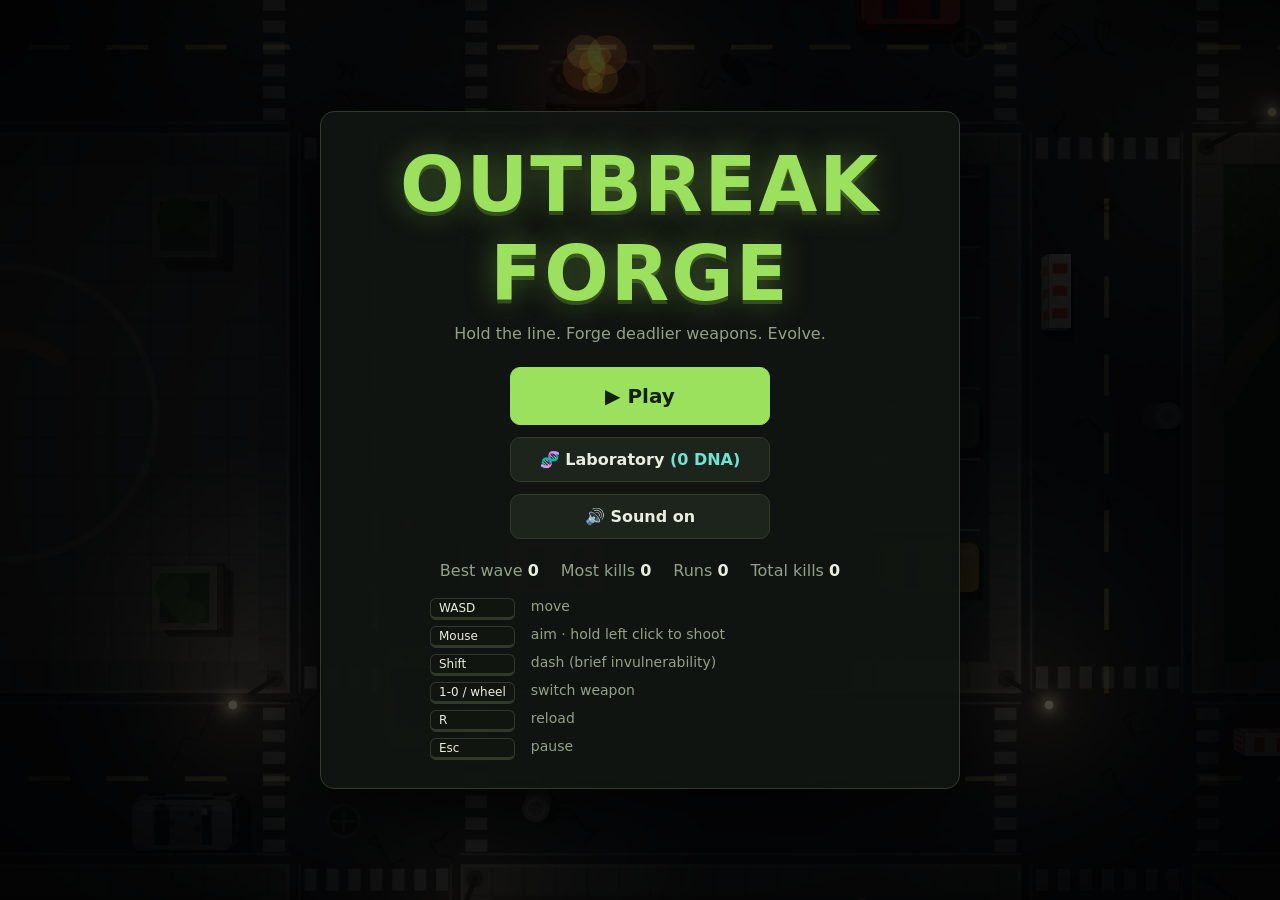
<file: index.html>
<!doctype html>
<html lang="en">
<head>
  <meta charset="utf-8">
  <meta name="viewport" content="width=device-width, initial-scale=1">
  <title>Outbreak Forge</title>
  <meta name="description" content="Top-down zombie survival: hold the line, forge deadlier weapons, evolve.">
  <link rel="icon" href="data:image/svg+xml,<svg xmlns='http://www.w3.org/2000/svg' viewBox='0 0 100 100'><text y='.9em' font-size='90'>🧟</text></svg>">
  <link rel="stylesheet" href="styles.css">
</head>
<body>
  <canvas id="game"></canvas>

  <!-- Overlays (filled by src/ui.js) -->
  <div id="overlay" class="overlay hidden"></div>
  <div id="toast" class="toast hidden"></div>

  <noscript>Outbreak Forge needs JavaScript.</noscript>
  <script type="module" src="src/main.js"></script>
</body>
</html>
</file>
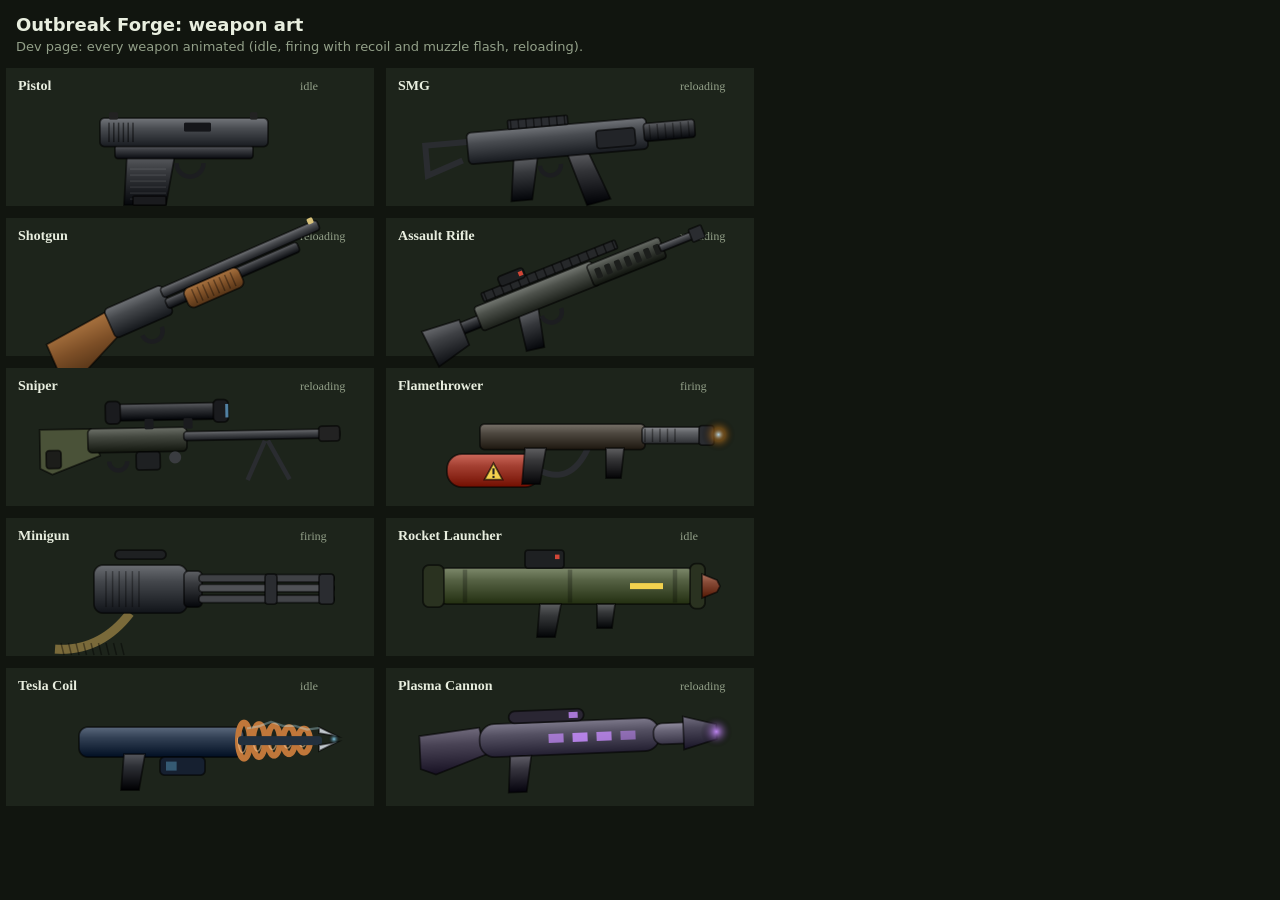
<file: tools/weapon-gallery.html>
<!doctype html>
<html lang="en">
<head>
  <meta charset="utf-8">
  <meta name="viewport" content="width=device-width, initial-scale=1">
  <title>Weapon gallery</title>
  <style>
    body { margin: 0; background: #11150f; color: #e8eedf; font-family: "Segoe UI", system-ui, sans-serif; }
    h1 { font-size: 18px; margin: 14px 16px 4px; }
    p { margin: 0 16px 8px; color: #93a089; font-size: 13px; }
    canvas { display: block; width: 100%; }
  </style>
</head>
<body>
  <h1>Outbreak Forge: weapon art</h1>
  <p>Dev page: every weapon animated (idle, firing with recoil and muzzle flash, reloading).</p>
  <canvas id="c"></canvas>
  <script type="module">
    import { WEAPONS } from "../src/weapons.js";
    import { drawWeapon } from "../src/weaponArt.js";
    const c = document.getElementById("c"), g = c.getContext("2d");
    const cols = 2, cellW = 380, cellH = 150;
    const rows = Math.ceil(WEAPONS.length / cols);
    c.width = cols * cellW * 2; c.height = rows * cellH * 2;
    c.style.maxWidth = cols * cellW + "px";
    let spin = 0;
    function frame(t) {
      t /= 1000;
      spin += 0.6;
      g.setTransform(2, 0, 0, 2, 0, 0);
      g.fillStyle = "#11150f"; g.fillRect(0, 0, c.width, c.height);
      WEAPONS.forEach((w, i) => {
        const x = (i % cols) * cellW, y = Math.floor(i / cols) * cellH;
        g.fillStyle = "#1d241b"; g.fillRect(x + 6, y + 6, cellW - 12, cellH - 12);
        g.fillStyle = "#e8eedf"; g.font = "bold 14px Segoe UI"; g.fillText(w.name, x + 18, y + 28);
        const phase = (t + i * 0.37) % 3;
        const recoil = phase < 1 ? Math.max(0, 1 - ((phase * 8) % 1) * 2) : 0;
        const reload = phase > 1.8 ? (phase - 1.8) / 1.2 : -1;
        g.fillStyle = "#93a089"; g.font = "12px Segoe UI";
        g.fillText(phase < 1 ? "firing" : reload >= 0 ? "reloading" : "idle", x + cellW - 80, y + 28);
        drawWeapon(g, w.id, x + cellW / 2, y + cellH / 2 + 12, 300, { t, recoil, reload, spin: w.id === "minigun" && phase < 1 ? spin : 0 });
      });
      requestAnimationFrame(frame);
    }
    requestAnimationFrame(frame);
  </script>
</body>
</html>
</file>
<file: styles.css>
:root {
  --bg: #0d0f0c;
  --panel: rgba(18, 22, 17, 0.94);
  --panel-2: #1d241b;
  --line: #2f3a2b;
  --text: #e8eedf;
  --muted: #93a089;
  --accent: #9be15d;
  --accent-2: #f2c14e;
  --danger: #e5484d;
  --rare: #4ea8f2;
  --epic: #b46cf2;
  --legendary: #f29d38;
  font-family: "Segoe UI", system-ui, -apple-system, Roboto, sans-serif;
}

* { box-sizing: border-box; }

html, body {
  margin: 0;
  height: 100%;
  overflow: hidden;
  background: var(--bg);
  color: var(--text);
  user-select: none;
}

canvas#game {
  display: block;
  width: 100vw;
  height: 100vh;
  cursor: crosshair;
}

.hidden { display: none !important; }

.overlay {
  position: fixed;
  inset: 0;
  display: flex;
  align-items: center;
  justify-content: center;
  background: radial-gradient(ellipse at center, rgba(0, 0, 0, 0.55), rgba(0, 0, 0, 0.85));
  padding: 16px;
  z-index: 10;
}

.panel {
  background: var(--panel);
  border: 1px solid var(--line);
  border-radius: 14px;
  padding: 28px 32px;
  max-width: 1000px;
  width: 100%;
  max-height: calc(100vh - 32px);
  overflow-y: auto;
  box-shadow: 0 20px 60px rgba(0, 0, 0, 0.6);
}

.title {
  font-size: clamp(40px, 7vw, 76px);
  font-weight: 900;
  letter-spacing: 2px;
  margin: 0;
  text-align: center;
  color: var(--accent);
  text-shadow: 0 0 30px rgba(155, 225, 93, 0.35), 0 4px 0 #2d4419;
}
.subtitle { text-align: center; color: var(--muted); margin: 6px 0 24px; }

h2 { margin: 0 0 4px; font-size: 28px; }
h3 { margin: 18px 0 10px; font-size: 15px; text-transform: uppercase; letter-spacing: 1.5px; color: var(--muted); }

.row { display: flex; gap: 12px; flex-wrap: wrap; justify-content: center; }
.between { display: flex; justify-content: space-between; align-items: center; gap: 12px; flex-wrap: wrap; }

button {
  font: inherit;
  cursor: pointer;
  border: 1px solid var(--line);
  background: var(--panel-2);
  color: var(--text);
  padding: 12px 22px;
  border-radius: 10px;
  font-weight: 600;
  transition: transform 0.08s, background 0.15s, border-color 0.15s;
}
button:hover:not(:disabled) { background: #26301f; border-color: var(--accent); transform: translateY(-1px); }
button:disabled { opacity: 0.45; cursor: not-allowed; }
button.primary { background: var(--accent); color: #142009; border-color: var(--accent); }
button.primary:hover:not(:disabled) { background: #b3f07a; }
button.big { font-size: 20px; padding: 16px 40px; }

.menu-buttons { display: flex; flex-direction: column; gap: 12px; align-items: center; margin-top: 8px; }
.menu-buttons button { width: 260px; }

.stats-line { display: flex; gap: 22px; justify-content: center; color: var(--muted); margin-top: 22px; flex-wrap: wrap; }
.stats-line b { color: var(--text); }

.currency { color: var(--accent-2); font-weight: 700; }
.dna { color: #6fe3d4; font-weight: 700; }

/* Cards (shop items, perks, lab upgrades) */
.grid { display: grid; grid-template-columns: repeat(auto-fill, minmax(210px, 1fr)); gap: 12px; }
.card {
  background: var(--panel-2);
  border: 1px solid var(--line);
  border-radius: 12px;
  padding: 14px;
  display: flex;
  flex-direction: column;
  gap: 6px;
}
.card .name { font-weight: 700; font-size: 16px; }
.card .desc { color: var(--muted); font-size: 13px; line-height: 1.35; flex: 1; }
.card .meta { font-size: 12px; color: var(--muted); }
.card button { padding: 8px 12px; font-size: 14px; }
.card.owned { border-color: #3d5a2a; }
.card.equipped { border-color: var(--accent); box-shadow: 0 0 0 1px var(--accent) inset; }
.card .icon { font-size: 26px; }
.bar { height: 6px; background: #11150f; border-radius: 3px; overflow: hidden; }
.bar > span { display: block; height: 100%; background: var(--accent); }

.perk-cards { display: grid; grid-template-columns: repeat(3, minmax(0, 1fr)); gap: 16px; margin-top: 18px; }
@media (max-width: 760px) { .perk-cards { grid-template-columns: 1fr; } }
.perk {
  cursor: pointer;
  text-align: center;
  padding: 22px 16px;
  transition: transform 0.12s, border-color 0.12s;
}
.perk:hover { transform: translateY(-4px); }
.perk .icon { font-size: 44px; }
.perk .rarity { font-size: 11px; text-transform: uppercase; letter-spacing: 2px; font-weight: 700; }
.perk.common { border-color: #4d5a45; }
.perk.rare { border-color: var(--rare); } .perk.rare .rarity { color: var(--rare); }
.perk.epic { border-color: var(--epic); } .perk.epic .rarity { color: var(--epic); }
.perk.legendary { border-color: var(--legendary); box-shadow: 0 0 24px rgba(242, 157, 56, 0.25); }
.perk.legendary .rarity { color: var(--legendary); }
.perk .key { color: var(--muted); font-size: 12px; margin-top: 8px; }

.tabs { display: flex; gap: 8px; margin: 14px 0 6px; }
.tabs button { padding: 8px 16px; }
.tabs button.active { border-color: var(--accent); color: var(--accent); }

.controls { display: grid; grid-template-columns: auto 1fr; gap: 6px 16px; font-size: 14px; color: var(--muted); max-width: 420px; margin: 18px auto 0; }
.controls kbd {
  background: #11150f; border: 1px solid var(--line); border-bottom-width: 3px;
  border-radius: 6px; padding: 2px 8px; color: var(--text); font-family: inherit; font-size: 12px;
}

.toast {
  position: fixed; top: 18px; left: 50%; transform: translateX(-50%);
  background: var(--panel); border: 1px solid var(--accent); color: var(--text);
  padding: 10px 18px; border-radius: 10px; z-index: 20; font-weight: 600;
  pointer-events: none;
}

/* Weapon pictures in the shop: idle float + a metallic glint sweeping across */
.weapon-frame {
  position: relative;
  overflow: hidden;
  border-radius: 8px;
  background: radial-gradient(ellipse at 50% 60%, rgba(155, 225, 93, 0.08), rgba(0, 0, 0, 0.25));
  padding: 6px 4px;
}
.weapon-frame::after {
  content: "";
  position: absolute;
  top: 0; bottom: 0; left: -60%;
  width: 40%;
  background: linear-gradient(100deg, transparent, rgba(255, 255, 255, 0.18), transparent);
  animation: glint 3.2s ease-in-out infinite;
}
.weapon-img {
  display: block;
  width: 100%;
  height: auto;
  filter: drop-shadow(0 6px 6px rgba(0, 0, 0, 0.6));
  animation: weapon-float 3s ease-in-out infinite;
}
.card:hover .weapon-img { animation: weapon-kick 0.35s ease-out infinite; }
@keyframes weapon-float {
  0%, 100% { transform: translateY(0) rotate(0deg); }
  50% { transform: translateY(-3px) rotate(-1.5deg); }
}
@keyframes weapon-kick {
  0% { transform: translateX(0) rotate(0); }
  20% { transform: translateX(-7px) rotate(-4deg); }
  100% { transform: translateX(0) rotate(0); }
}
@keyframes glint {
  0%, 60% { left: -60%; }
  100% { left: 130%; }
}
.nut { width: 0.95em; height: 0.95em; vertical-align: -0.12em; }
</file>
